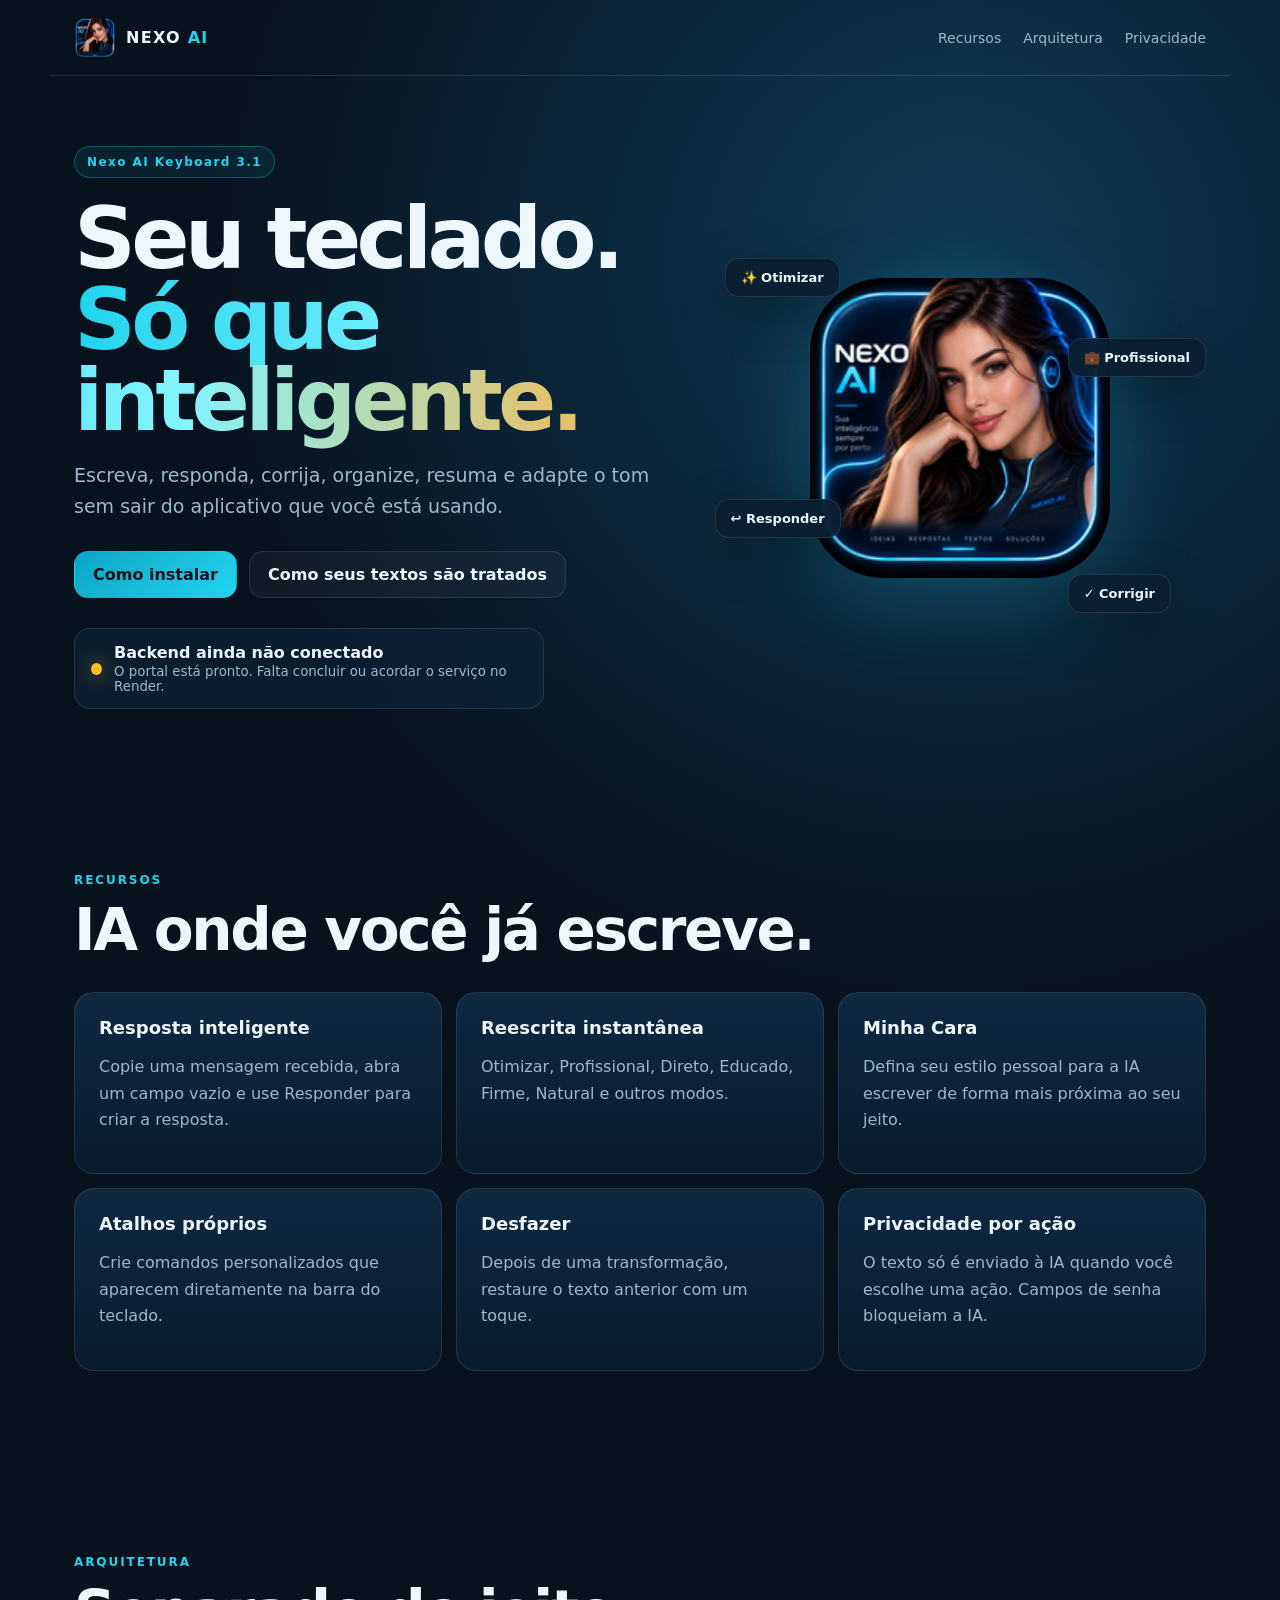
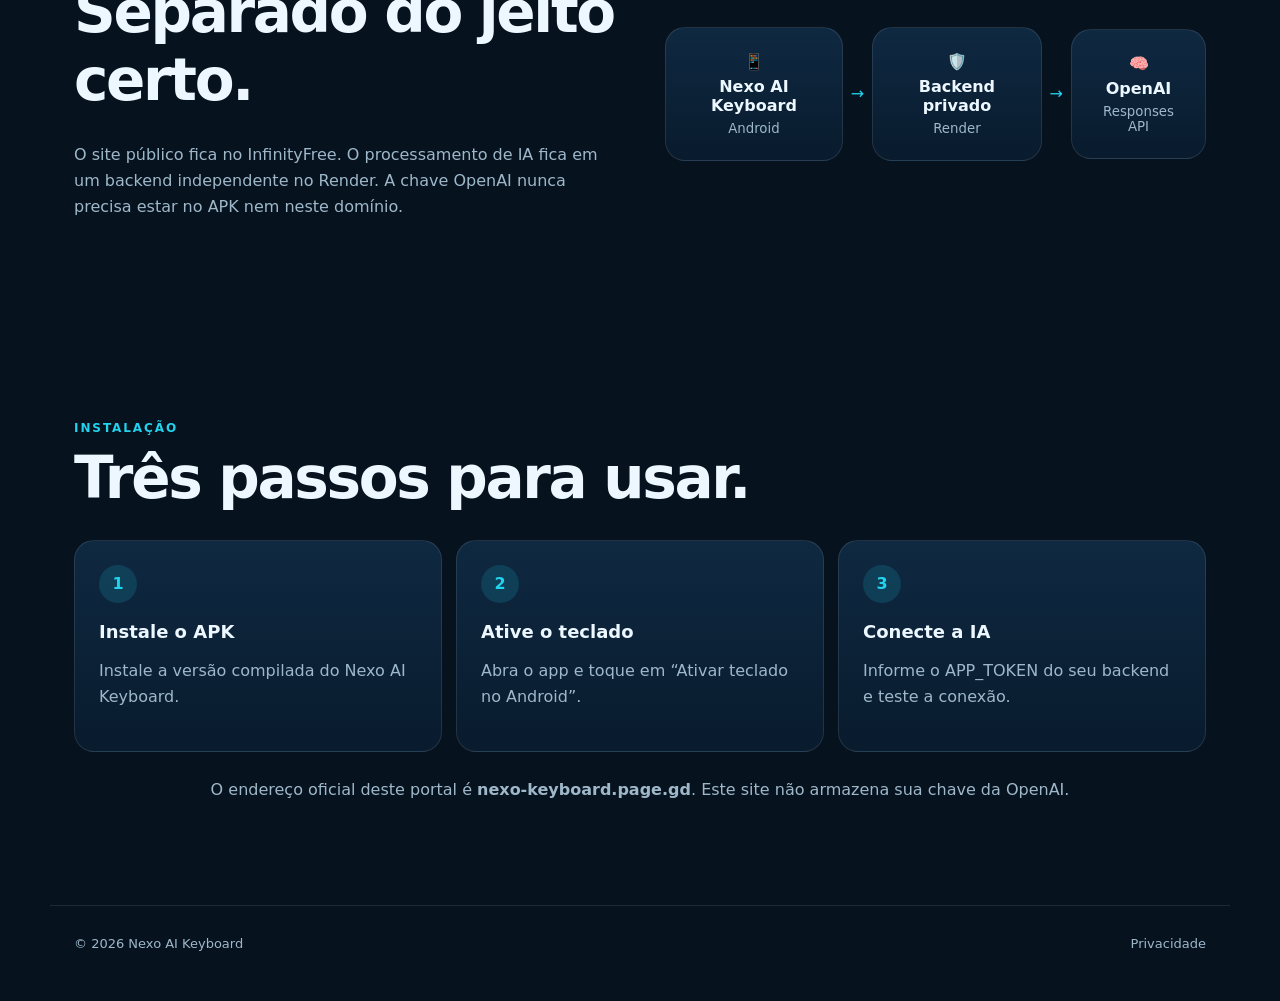
<file: htdocs/index.html>
<!doctype html>
<html lang="pt-BR">
<head>
  <meta charset="utf-8">
  <meta name="viewport" content="width=device-width,initial-scale=1">
  <meta name="theme-color" content="#07121f">
  <meta name="description" content="Nexo AI Keyboard — teclado inteligente para Android com IA sob comando do usuário.">
  <title>Nexo AI Keyboard</title>
  <link rel="icon" href="assets/nexo-ai.png">
  <link rel="stylesheet" href="assets/style.css">
</head>
<body>
  <header class="topbar">
    <a class="brand" href="/" aria-label="Nexo AI Keyboard">
      <img src="assets/nexo-ai.png" alt="Nexo AI">
      <span>NEXO <b>AI</b></span>
    </a>
    <nav>
      <a href="#recursos">Recursos</a>
      <a href="#arquitetura">Arquitetura</a>
      <a href="privacy.html">Privacidade</a>
    </nav>
  </header>

  <main>
    <section class="hero">
      <div class="hero-copy">
        <div class="pill">Nexo AI Keyboard 3.1</div>
        <h1>Seu teclado.<br><span>Só que inteligente.</span></h1>
        <p>Escreva, responda, corrija, organize, resuma e adapte o tom sem sair do aplicativo que você está usando.</p>
        <div class="actions">
          <a class="btn primary" href="#instalacao">Como instalar</a>
          <a class="btn" href="privacy.html">Como seus textos são tratados</a>
        </div>
        <div class="status-card" aria-live="polite">
          <span class="status-dot" id="statusDot"></span>
          <div>
            <strong id="statusTitle">Verificando a inteligência…</strong>
            <small id="statusText">API separada do site por segurança.</small>
          </div>
        </div>
      </div>
      <div class="visual">
        <div class="halo"></div>
        <img src="assets/nexo-ai.png" alt="Assistente Nexo AI">
        <div class="floating-card c1">✨ Otimizar</div>
        <div class="floating-card c2">💼 Profissional</div>
        <div class="floating-card c3">↩ Responder</div>
        <div class="floating-card c4">✓ Corrigir</div>
      </div>
    </section>

    <section id="recursos" class="section">
      <div class="section-heading">
        <span>RECURSOS</span>
        <h2>IA onde você já escreve.</h2>
      </div>
      <div class="grid">
        <article><b>Resposta inteligente</b><p>Copie uma mensagem recebida, abra um campo vazio e use Responder para criar a resposta.</p></article>
        <article><b>Reescrita instantânea</b><p>Otimizar, Profissional, Direto, Educado, Firme, Natural e outros modos.</p></article>
        <article><b>Minha Cara</b><p>Defina seu estilo pessoal para a IA escrever de forma mais próxima ao seu jeito.</p></article>
        <article><b>Atalhos próprios</b><p>Crie comandos personalizados que aparecem diretamente na barra do teclado.</p></article>
        <article><b>Desfazer</b><p>Depois de uma transformação, restaure o texto anterior com um toque.</p></article>
        <article><b>Privacidade por ação</b><p>O texto só é enviado à IA quando você escolhe uma ação. Campos de senha bloqueiam a IA.</p></article>
      </div>
    </section>

    <section id="arquitetura" class="section split">
      <div>
        <div class="section-heading">
          <span>ARQUITETURA</span>
          <h2>Separado do jeito certo.</h2>
        </div>
        <p class="lead">O site público fica no InfinityFree. O processamento de IA fica em um backend independente no Render. A chave OpenAI nunca precisa estar no APK nem neste domínio.</p>
      </div>
      <div class="flow">
        <div>📱 <strong>Nexo AI Keyboard</strong><small>Android</small></div>
        <i>→</i>
        <div>🛡️ <strong>Backend privado</strong><small>Render</small></div>
        <i>→</i>
        <div>🧠 <strong>OpenAI</strong><small>Responses API</small></div>
      </div>
    </section>

    <section id="instalacao" class="section install">
      <div class="section-heading">
        <span>INSTALAÇÃO</span>
        <h2>Três passos para usar.</h2>
      </div>
      <div class="steps">
        <div><em>1</em><b>Instale o APK</b><p>Instale a versão compilada do Nexo AI Keyboard.</p></div>
        <div><em>2</em><b>Ative o teclado</b><p>Abra o app e toque em “Ativar teclado no Android”.</p></div>
        <div><em>3</em><b>Conecte a IA</b><p>Informe o APP_TOKEN do seu backend e teste a conexão.</p></div>
      </div>
      <p class="note">O endereço oficial deste portal é <strong>nexo-keyboard.page.gd</strong>. Este site não armazena sua chave da OpenAI.</p>
    </section>
  </main>

  <footer>
    <span>© 2026 Nexo AI Keyboard</span>
    <a href="privacy.html">Privacidade</a>
  </footer>
  <script src="assets/config.js"></script>
  <script src="assets/app.js"></script>
</body>
</html>
</file>
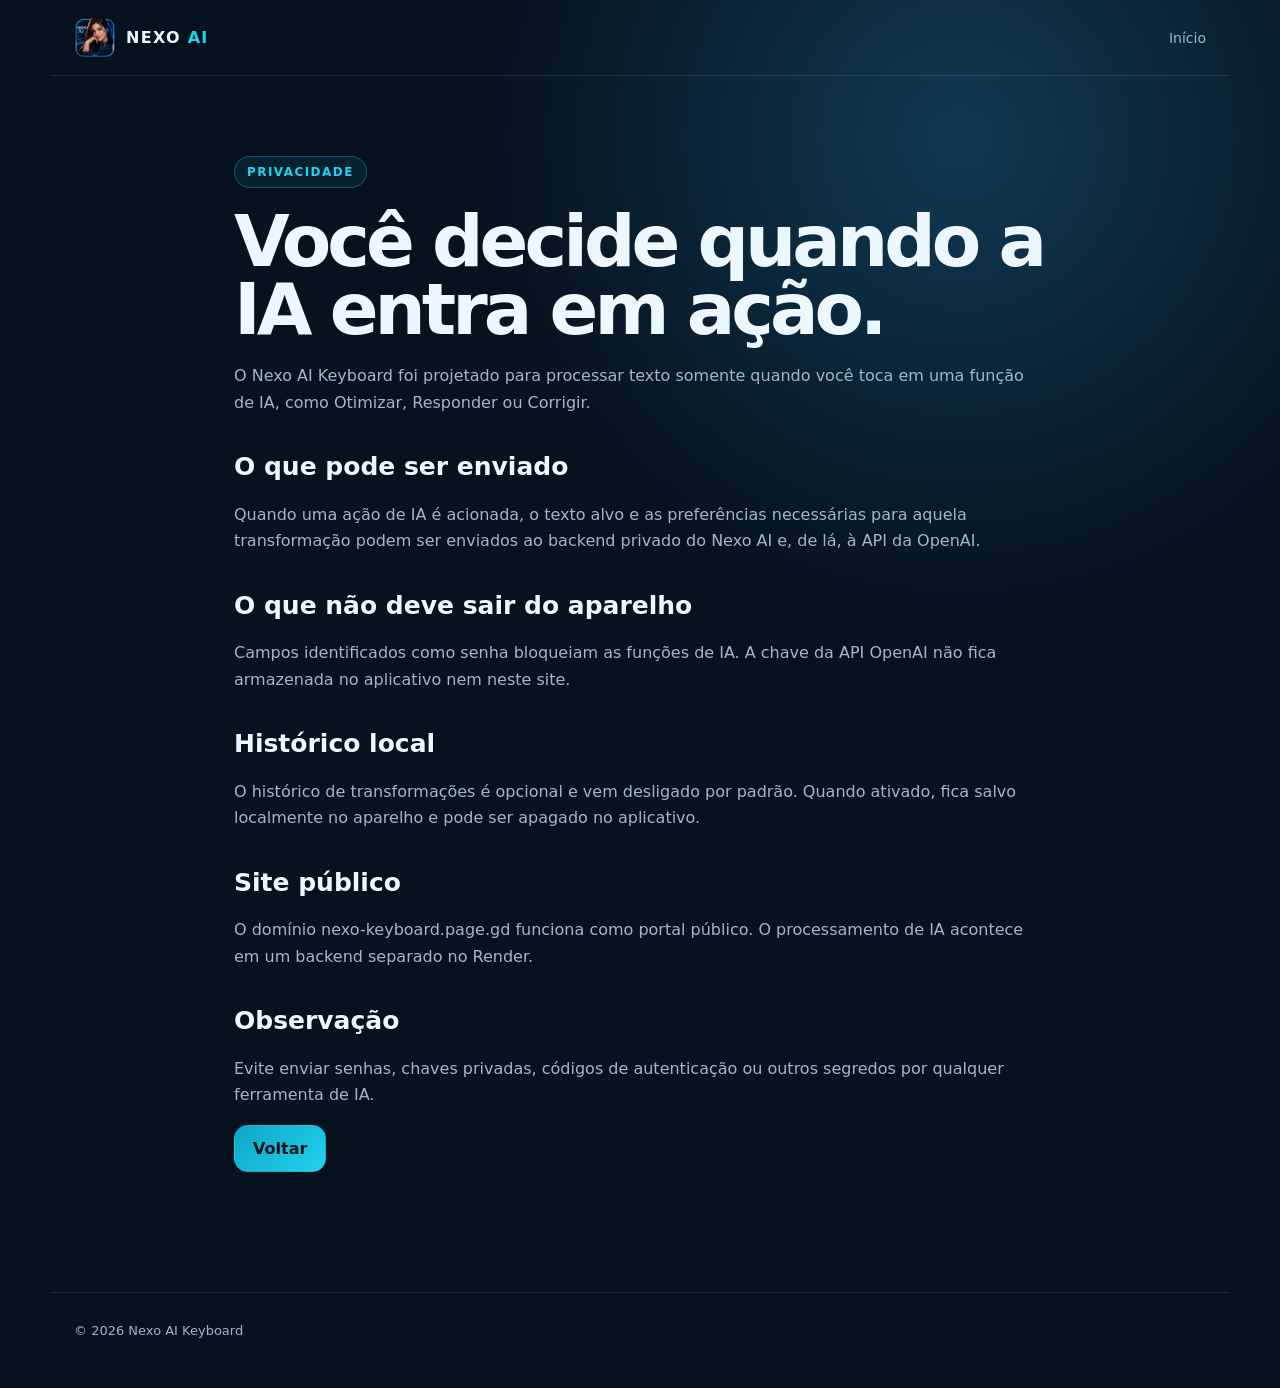
<file: htdocs/privacy.html>
<!doctype html>
<html lang="pt-BR">
<head>
  <meta charset="utf-8">
  <meta name="viewport" content="width=device-width,initial-scale=1">
  <meta name="theme-color" content="#07121f">
  <title>Privacidade — Nexo AI Keyboard</title>
  <link rel="icon" href="assets/nexo-ai.png">
  <link rel="stylesheet" href="assets/style.css">
</head>
<body>
  <header class="topbar">
    <a class="brand" href="/"><img src="assets/nexo-ai.png" alt=""><span>NEXO <b>AI</b></span></a>
    <nav><a href="/">Início</a></nav>
  </header>
  <main class="privacy">
    <div class="pill">PRIVACIDADE</div>
    <h1>Você decide quando a IA entra em ação.</h1>
    <p>O Nexo AI Keyboard foi projetado para processar texto somente quando você toca em uma função de IA, como Otimizar, Responder ou Corrigir.</p>
    <h2>O que pode ser enviado</h2>
    <p>Quando uma ação de IA é acionada, o texto alvo e as preferências necessárias para aquela transformação podem ser enviados ao backend privado do Nexo AI e, de lá, à API da OpenAI.</p>
    <h2>O que não deve sair do aparelho</h2>
    <p>Campos identificados como senha bloqueiam as funções de IA. A chave da API OpenAI não fica armazenada no aplicativo nem neste site.</p>
    <h2>Histórico local</h2>
    <p>O histórico de transformações é opcional e vem desligado por padrão. Quando ativado, fica salvo localmente no aparelho e pode ser apagado no aplicativo.</p>
    <h2>Site público</h2>
    <p>O domínio nexo-keyboard.page.gd funciona como portal público. O processamento de IA acontece em um backend separado no Render.</p>
    <h2>Observação</h2>
    <p>Evite enviar senhas, chaves privadas, códigos de autenticação ou outros segredos por qualquer ferramenta de IA.</p>
    <a class="btn primary" href="/">Voltar</a>
  </main>
  <footer><span>© 2026 Nexo AI Keyboard</span></footer>
</body>
</html>
</file>
<file: htdocs/assets/style.css>
:root{--bg:#07121f;--panel:#0d2237;--panel2:#102c45;--text:#ecf7ff;--muted:#9eb8ca;--cyan:#22d3ee;--gold:#eabf63;--line:rgba(255,255,255,.1)}*{box-sizing:border-box}html{scroll-behavior:smooth}body{margin:0;background:radial-gradient(circle at 75% 10%,#103a54 0,transparent 30%),var(--bg);color:var(--text);font-family:Inter,ui-sans-serif,system-ui,-apple-system,BlinkMacSystemFont,"Segoe UI",sans-serif}a{color:inherit;text-decoration:none}.topbar{height:76px;max-width:1180px;margin:auto;padding:0 24px;display:flex;align-items:center;justify-content:space-between;border-bottom:1px solid var(--line)}.brand{display:flex;align-items:center;gap:10px;font-weight:900;letter-spacing:.08em}.brand img{width:42px;height:42px;border-radius:14px}.brand b{color:var(--cyan)}nav{display:flex;gap:22px;color:var(--muted);font-size:14px}nav a:hover{color:white}.hero{max-width:1180px;min-height:650px;margin:auto;padding:70px 24px;display:grid;grid-template-columns:1.1fr .9fr;align-items:center;gap:40px}.pill{display:inline-flex;border:1px solid rgba(34,211,238,.3);background:rgba(34,211,238,.08);color:var(--cyan);border-radius:999px;padding:8px 12px;font-size:12px;font-weight:800;letter-spacing:.12em}.hero h1,.privacy h1{font-size:clamp(46px,7vw,86px);line-height:.94;letter-spacing:-.055em;margin:20px 0}.hero h1 span{background:linear-gradient(90deg,var(--cyan),#83f5ff,var(--gold));-webkit-background-clip:text;background-clip:text;color:transparent}.hero p{max-width:670px;color:var(--muted);font-size:19px;line-height:1.6}.actions{display:flex;flex-wrap:wrap;gap:12px;margin:30px 0}.btn{display:inline-flex;padding:13px 18px;border-radius:14px;border:1px solid var(--line);background:rgba(255,255,255,.04);font-weight:800}.btn.primary{border-color:transparent;background:linear-gradient(135deg,#0ea5c5,#22d3ee);color:#04121a}.status-card{display:flex;gap:12px;align-items:center;padding:14px 16px;max-width:470px;border:1px solid var(--line);background:rgba(13,34,55,.72);border-radius:16px}.status-card small{display:block;color:var(--muted);margin-top:2px}.status-dot{width:12px;height:12px;border-radius:50%;background:#64748b;box-shadow:0 0 20px rgba(100,116,139,.4)}.status-dot.online{background:#34d399;box-shadow:0 0 20px rgba(52,211,153,.7)}.status-dot.pending{background:#fbbf24;box-shadow:0 0 20px rgba(251,191,36,.65)}.visual{position:relative;min-height:480px;display:grid;place-items:center}.visual img{width:min(300px,75%);border-radius:74px;position:relative;z-index:2;box-shadow:0 26px 90px rgba(34,211,238,.18)}.halo{position:absolute;width:380px;height:380px;border-radius:50%;background:radial-gradient(circle,rgba(34,211,238,.3),rgba(34,211,238,.03) 55%,transparent 70%);filter:blur(4px)}.floating-card{position:absolute;z-index:3;padding:11px 15px;border:1px solid var(--line);background:rgba(10,30,48,.9);backdrop-filter:blur(10px);border-radius:14px;font-weight:800;font-size:13px;box-shadow:0 16px 50px rgba(0,0,0,.25)}.c1{top:70px;left:10px}.c2{top:150px;right:0}.c3{bottom:130px;left:0}.c4{bottom:55px;right:35px}.section{max-width:1180px;margin:auto;padding:90px 24px}.section-heading span{color:var(--cyan);font-size:12px;font-weight:900;letter-spacing:.16em}.section-heading h2{font-size:clamp(34px,5vw,58px);letter-spacing:-.04em;margin:8px 0 28px}.grid{display:grid;grid-template-columns:repeat(3,1fr);gap:14px}.grid article,.steps>div,.flow>div{background:linear-gradient(180deg,rgba(16,44,69,.9),rgba(10,29,47,.9));border:1px solid var(--line);border-radius:20px;padding:24px}.grid b{font-size:18px}.grid p,.lead,.steps p,.privacy p{color:var(--muted);line-height:1.65}.split{display:grid;grid-template-columns:1fr 1fr;gap:50px;align-items:center}.flow{display:flex;align-items:center;justify-content:center;gap:8px}.flow>div{min-width:135px;text-align:center}.flow strong,.flow small{display:block;margin-top:6px}.flow small{color:var(--muted)}.flow i{color:var(--cyan);font-style:normal}.steps{display:grid;grid-template-columns:repeat(3,1fr);gap:14px}.steps em{display:grid;place-items:center;width:38px;height:38px;border-radius:50%;background:rgba(34,211,238,.14);color:var(--cyan);font-style:normal;font-weight:900;margin-bottom:18px}.steps b{font-size:18px}.note{color:var(--muted);text-align:center;margin-top:28px}.privacy{max-width:860px;margin:auto;padding:80px 24px 120px}.privacy h1{font-size:clamp(42px,6vw,72px)}.privacy h2{margin-top:36px;font-size:25px}footer{max-width:1180px;margin:auto;padding:30px 24px 50px;border-top:1px solid var(--line);display:flex;justify-content:space-between;color:var(--muted);font-size:13px}@media(max-width:860px){nav{display:none}.hero,.split{grid-template-columns:1fr}.hero{padding-top:45px}.visual{min-height:390px}.grid,.steps{grid-template-columns:1fr}.flow{flex-direction:column}.flow i{transform:rotate(90deg)}.c1{left:0}.c2{right:0}.c3{left:5px}.c4{right:5px}}@media(max-width:520px){.topbar{height:66px}.hero{padding:40px 18px}.section{padding:65px 18px}.visual img{width:220px}.floating-card{font-size:11px;padding:9px 11px}.privacy{padding:55px 18px 90px}}
</file>
